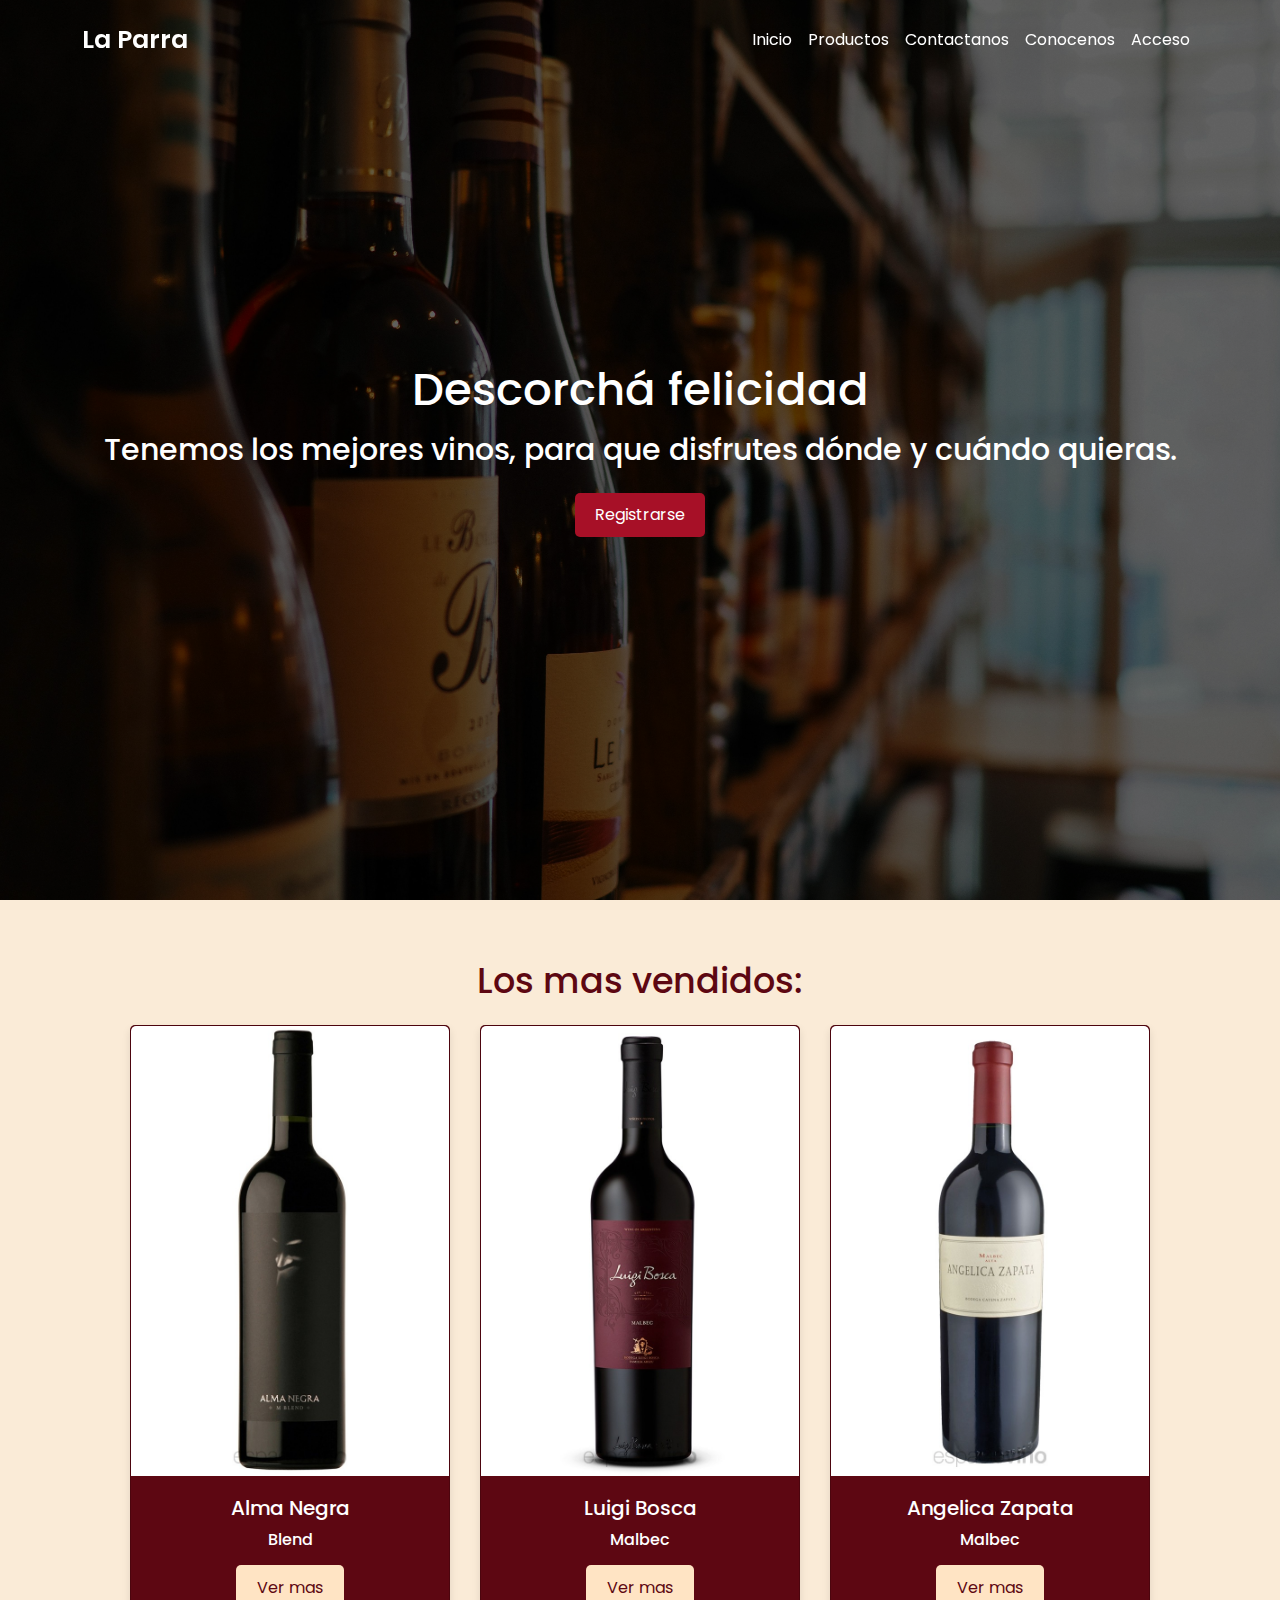
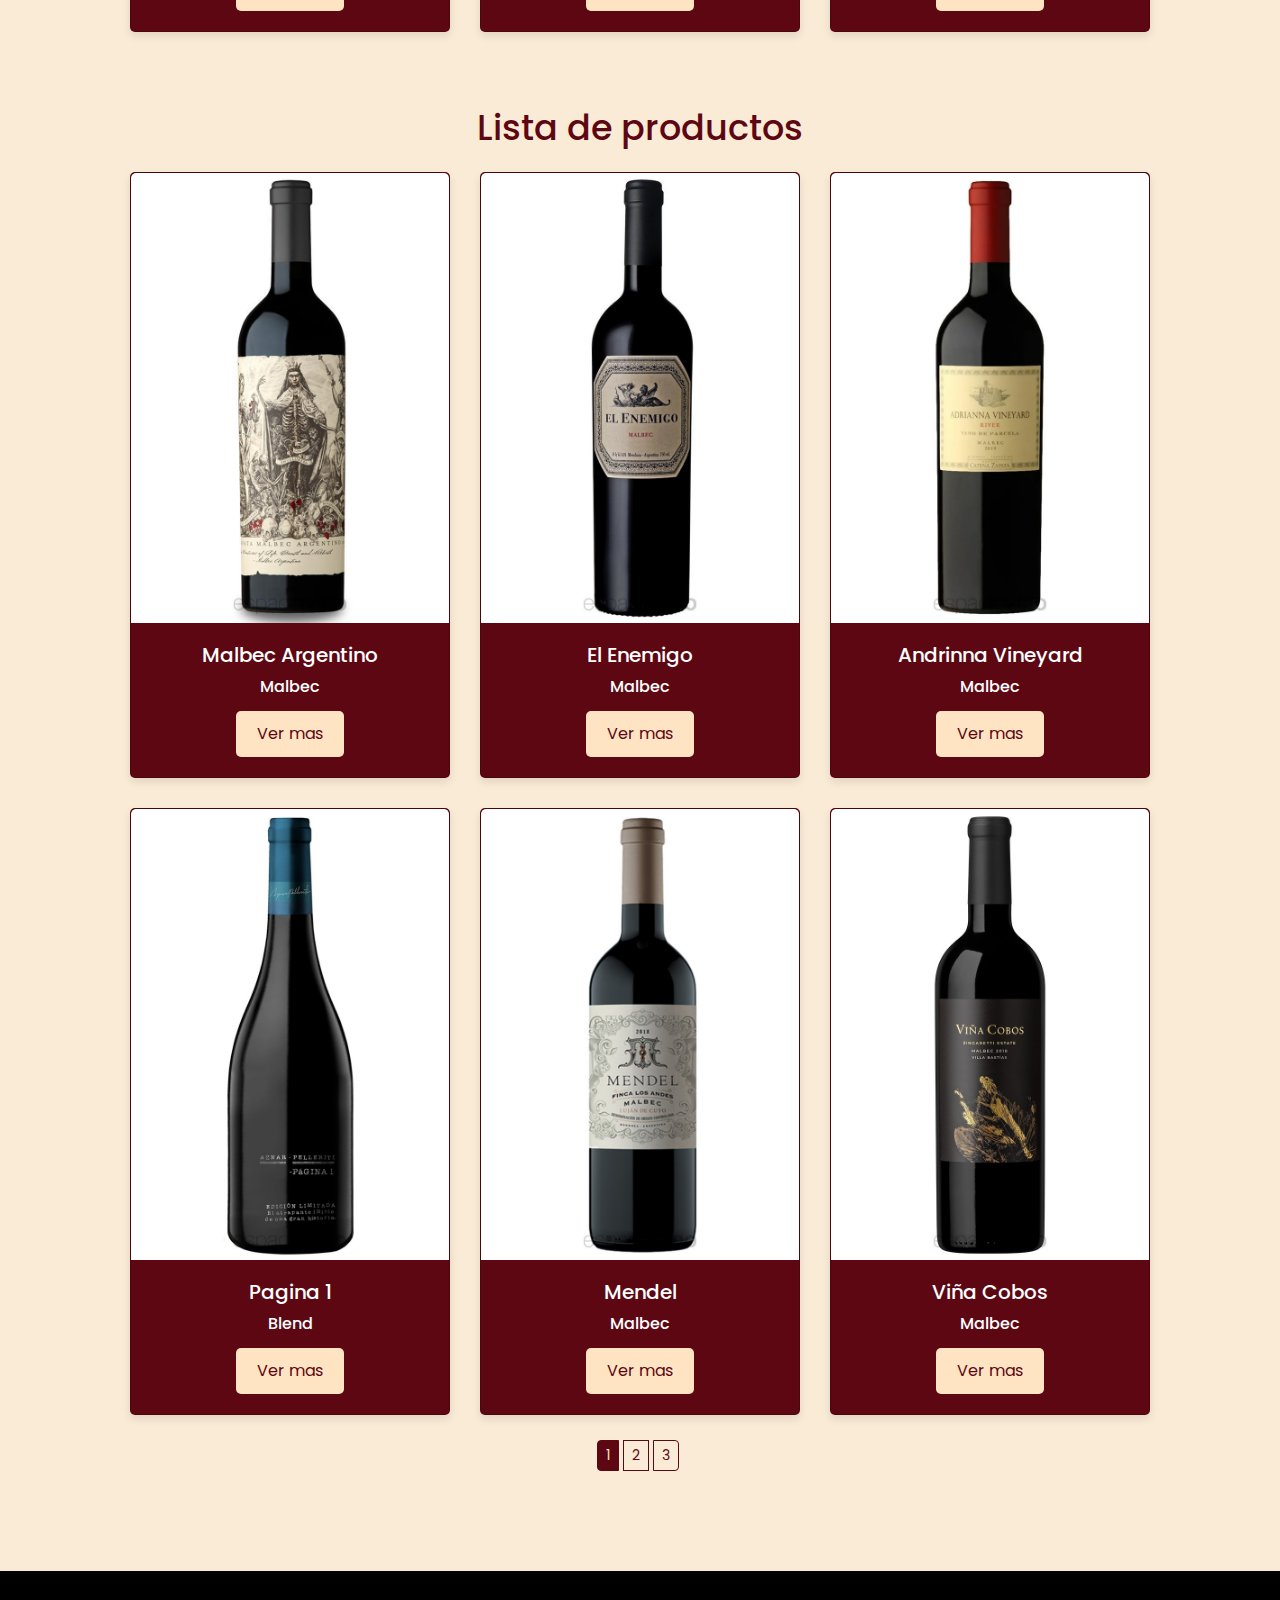
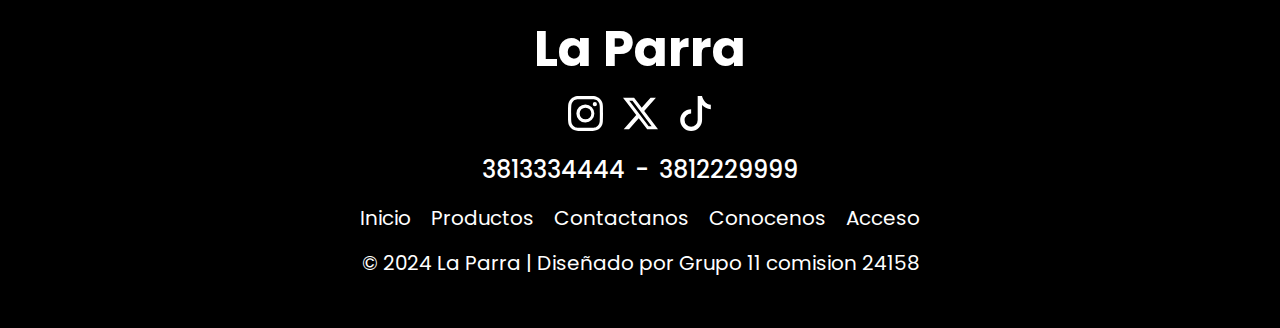
<file: index.html>
<!DOCTYPE html>
<html lang="en">

<head>
    <meta charset="UTF-8">
    <meta name="viewport" content="width=device-width, initial-scale=1.0">
    <link href="https://api.fontshare.com/v2/css?f[]=stardom@400&display=swap" rel="stylesheet">
    <link rel="icon" href="/assets/img/principal/favicon.ico" type="image/x-icon">
    <link rel="preconnect" href="https://fonts.googleapis.com">
    <link rel="preconnect" href="https://fonts.gstatic.com" crossorigin>
    <link href="https://fonts.googleapis.com/css2?family=Poppins:ital,wght@0,100;0,200;0,300;0,400;0,500;0,600;0,700;0,800;0,900;1,100;1,200;1,300;1,400;1,500;1,600;1,700;1,800;1,900&display=swap" rel="stylesheet">
    <link href="https://cdn.jsdelivr.net/npm/bootstrap@5.3.3/dist/css/bootstrap.min.css" rel="stylesheet" integrity="sha384-QWTKZyjpPEjISv5WaRU9OFeRpok6YctnYmDr5pNlyT2bRjXh0JMhjY6hW+ALEwIH" crossorigin="anonymous">
    <link rel="stylesheet" href="https://cdnjs.cloudflare.com/ajax/libs/font-awesome/5.15.4/css/all.min.css" integrity="sha512-xBKpOkg/WJb3s5w0mYYTO5nNwdm7rdLZcFF4nOdWUL+uV8YlIFV9G0tJdNc19g5UbXlBv7a1iMzU7eFvPwa84Q==" crossorigin="anonymous" referrerpolicy="no-referrer" />
    <link rel="stylesheet" href="https://unpkg.com/swiper/swiper-bundle.min.css">
    <title>La Parra | Tu vinoteca online</title>
    <link rel="stylesheet" href="./css/estilos.css">
</head>

<body>

    <header>
        <nav class="navbar fixed-top navbar-expand-lg navbar-dark p-md-3">
            <div class="container">
                <a href="#" class="navbar-brand">La Parra</a>
                <button type="button" class="navbar-toggler" data-bs-target="#navbarNav" data-bs-toggle="collapse" 
                aria-controls="navbarNav" aria-expanded="false" aria-label="Toggle Navbar">
                    <span class="navbar-toggler-icon"></span>
                </button>
                <div class="collapse navbar-collapse" id="navbarNav">
                    <div class="mx-auto"></div>
                    <ul class="navbar-nav">
                        <li class="nav-item"><a href="#" class="nav-link">Inicio</a></li>
                        <li class="nav-item"><a href="#productos" class="nav-link">Productos</a></li>
                        <li class="nav-item"><a href="/pages/error404.html" class="nav-link">Contactanos</a></li>
                        <li class="nav-item"><a href="/pages/error404.html" class="nav-link">Conocenos</a></li>
                        <li class="nav-item"><a href="/pages/login.html" class="nav-link">Acceso</a></li>
                    </ul>
                </div>
            </div>
        </nav>

        <div class="banner-image">
            <div class="content text-center">
                <div class="banner-overlay">
                    <div class="content-elements">
                        <div class="banner-text">
                            <h1>Descorchá felicidad</h1>
                            <h3>Tenemos los mejores vinos, para que disfrutes dónde y cuándo quieras.</h3>
                        </div>
                        <div class="banner-btn-sub">
                            <a href="/pages/registro.html" class="btn-sub">Registrarse</a>
                        </div>
                    </div>
                </div>
            </div>
        </div>
    </header>

    <main class="main">
        <section class="mas-vendidos" id="masVendidos">
            <div class="title-mas-vendidos">
                <h3>Los mas vendidos:</h3>
            </div>
            
            <div class="card-container">
                <div class="card">
                    <img src="/assets/img/principal/almaNegraBlen.jpeg" alt="Imagen 1" class="card-img">
                    <div class="card-content">
                        <h2 class="card-title">Alma Negra</h2>
                        <h3 class="card-subtitle">Blend</h3>
                        <a href="/pages/error404.html" class="btn">Ver mas</a>
                    </div>
                </div>
                <div class="card">
                    <img src="/assets/img/principal/luigiBoscaMalbec.jpeg" alt="Imagen 2" class="card-img">
                    <div class="card-content">
                        <h2 class="card-title">Luigi Bosca</h2>
                        <h3 class="card-subtitle">Malbec</h3>
                        <a href="/pages/error404.html" class="btn">Ver mas</a>
                    </div>
                </div>
                <div class="card">
                    <img src="/assets/img/principal/angelicaZapataMalbec.jpeg" alt="Imagen 3" class="card-img">
                    <div class="card-content">
                        <h2 class="card-title">Angelica Zapata</h2>
                        <h3 class="card-subtitle">Malbec</h3>
                        <a href="/pages/error404.html" class="btn">Ver mas</a>
                    </div>
                </div>
            </div> 
        </section>

        <section class="Productos-lista" id="productos">
            <div class="title-lista-vinos">
                <h3>Lista de productos</h3>
            </div>
            <div class="list-container">
                <div class="list-vinos">
                    <div class="card">
                        <img src="/assets/img/principal/malbecArg.jpeg" alt="Imagen 3" class="card-img">
                        <div class="card-content">
                            <h2 class="card-title">Malbec Argentino</h2>
                            <h3 class="card-subtitle">Malbec</h3>
                            <a href="/pages/error404.html" class="btn">Ver mas</a>
                        </div>
                    </div>

                    <div class="card">
                        <img src="/assets/img/principal/elEnemigoMalbec.jpeg" alt="Imagen 3" class="card-img">
                        <div class="card-content">
                            <h2 class="card-title">El Enemigo</h2>
                            <h3 class="card-subtitle">Malbec</h3>
                            <a href="/pages/error404.html" class="btn">Ver mas</a>
                        </div>
                    </div>

                    <div class="card">
                        <img src="/assets/img/principal/andrinna-vineyard.jpeg" alt="Imagen 3" class="card-img">
                        <div class="card-content">
                            <h2 class="card-title">Andrinna Vineyard</h2>
                            <h3 class="card-subtitle">Malbec</h3>
                            <a href="/pages/error404.html" class="btn">Ver mas</a>
                        </div>
                    </div>

                    <div class="card">
                        <img src="/assets/img/principal/pagina1-blen.jpeg" alt="Imagen 3" class="card-img">
                        <div class="card-content">
                            <h2 class="card-title">Pagina 1</h2>
                            <h3 class="card-subtitle">Blend</h3>
                            <a href="/pages/error404.html" class="btn">Ver mas</a>
                        </div>
                    </div>

                    <div class="card">
                        <img src="/assets/img/principal/mendel.jpeg" alt="Imagen 3" class="card-img">
                        <div class="card-content">
                            <h2 class="card-title">Mendel</h2>
                            <h3 class="card-subtitle">Malbec</h3>
                            <a href="/pages/error404.html" class="btn">Ver mas</a>
                        </div>
                    </div>

                    <div class="card">
                        <img src="/assets/img/principal/vinacobos.jpeg" alt="Imagen 3" class="card-img">
                        <div class="card-content">
                            <h2 class="card-title">Viña Cobos</h2>
                            <h3 class="card-subtitle">Malbec</h3>
                            <a href="/pages/error404.html" class="btn">Ver mas</a>
                        </div>
                    </div>
                </div>
                <nav aria-label="..." class="nav-pages">
                    <ul class="pagination pagination-sm">
                      <li class="page-item active" aria-current="page">
                        <span class="page-link">1</span>
                      </li>
                      <li class="page-item"><a class="page-link" href="/pages/error404.html">2</a></li>
                      <li class="page-item"><a class="page-link" href="/pages/error404.html">3</a></li>
                    </ul>
                  </nav>
            </div>
        </section>
        
    </main>

    <footer class="footer">
        <p>La Parra</p>
        <section class="redes-footer">
            <div class="constainer-redes">
                <a href="/pages/error404.html" class="redes">
                    <i class="bi bi-instagram">
                        <svg xmlns="http://www.w3.org/2000/svg" width="16" height="16" fill="currentColor" class="bi bi-instagram" viewBox="0 0 16 16">
                            <path d="M8 0C5.829 0 5.556.01 4.703.048 3.85.088 3.269.222 2.76.42a3.9 3.9 0 0 0-1.417.923A3.9 3.9 0 0 0 .42 2.76C.222 3.268.087 3.85.048 4.7.01 5.555 0 5.827 0 8.001c0 2.172.01 2.444.048 3.297.04.852.174 1.433.372 1.942.205.526.478.972.923 1.417.444.445.89.719 1.416.923.51.198 1.09.333 1.942.372C5.555 15.99 5.827 16 8 16s2.444-.01 3.298-.048c.851-.04 1.434-.174 1.943-.372a3.9 3.9 0 0 0 1.416-.923c.445-.445.718-.891.923-1.417.197-.509.332-1.09.372-1.942C15.99 10.445 16 10.173 16 8s-.01-2.445-.048-3.299c-.04-.851-.175-1.433-.372-1.941a3.9 3.9 0 0 0-.923-1.417A3.9 3.9 0 0 0 13.24.42c-.51-.198-1.092-.333-1.943-.372C10.443.01 10.172 0 7.998 0zm-.717 1.442h.718c2.136 0 2.389.007 3.232.046.78.035 1.204.166 1.486.275.373.145.64.319.92.599s.453.546.598.92c.11.281.24.705.275 1.485.039.843.047 1.096.047 3.231s-.008 2.389-.047 3.232c-.035.78-.166 1.203-.275 1.485a2.5 2.5 0 0 1-.599.919c-.28.28-.546.453-.92.598-.28.11-.704.24-1.485.276-.843.038-1.096.047-3.232.047s-2.39-.009-3.233-.047c-.78-.036-1.203-.166-1.485-.276a2.5 2.5 0 0 1-.92-.598 2.5 2.5 0 0 1-.6-.92c-.109-.281-.24-.705-.275-1.485-.038-.843-.046-1.096-.046-3.233s.008-2.388.046-3.231c.036-.78.166-1.204.276-1.486.145-.373.319-.64.599-.92s.546-.453.92-.598c.282-.11.705-.24 1.485-.276.738-.034 1.024-.044 2.515-.045zm4.988 1.328a.96.96 0 1 0 0 1.92.96.96 0 0 0 0-1.92m-4.27 1.122a4.109 4.109 0 1 0 0 8.217 4.109 4.109 0 0 0 0-8.217m0 1.441a2.667 2.667 0 1 1 0 5.334 2.667 2.667 0 0 1 0-5.334"/>
                        </svg>
                    </i>
                </a>
                <a href="/pages/error404.html" class="redes">
                    <i class="bi bi-twitter-x">
                        <svg xmlns="http://www.w3.org/2000/svg" width="16" height="16" fill="currentColor" class="bi bi-twitter-x" viewBox="0 0 16 16">
                            <path d="M12.6.75h2.454l-5.36 6.142L16 15.25h-4.937l-3.867-5.07-4.425 5.07H.316l5.733-6.57L0 .75h5.063l3.495 4.633L12.601.75Zm-.86 13.028h1.36L4.323 2.145H2.865z"/>
                        </svg>
                    </i>
                </a>
                <a href="/pages/error404.html" class="redes">
                    <i class="bi bi-tiktok">
                        <svg xmlns="http://www.w3.org/2000/svg" width="16" height="16" fill="currentColor" class="bi bi-tiktok" viewBox="0 0 16 16">
                            <path d="M9 0h1.98c.144.715.54 1.617 1.235 2.512C12.895 3.389 13.797 4 15 4v2c-1.753 0-3.07-.814-4-1.829V11a5 5 0 1 1-5-5v2a3 3 0 1 0 3 3z"/>
                        </svg>
                    </i>
                </a>
            </div>
        </section>
        <section class="telefonos-footer">
            <div class="container-telefonos">
               <h4>3813334444</h4>
               <h4 class="gion"> - </h4>
               <h4>3812229999</h4>
            </div>
        </section>
        <section class="links-footer">
            <div class="container-links">
                <a href="#" class="footer-link">Inicio</a>
                <a href="#productos" class="footer-link">Productos</a>
                <a href="/pages/error404.html" class="footer-link">Contactanos</a>
                <a href="/pages/error404.html" class="footer-link">Conocenos</a>
                <a href="/pages/login.html" class="footer-link">Acceso</a>
            </div>
        </section>
        <section class="footer-reservados">
            <div class="container-reservados">
                &copy; 2024 La Parra | Diseñado por Grupo 11 comision 24158
            </div>
        </section>
    </footer>

    <script src="https://unpkg.com/swiper/swiper-bundle.min.js"></script>    
    <script src="https://cdn.jsdelivr.net/npm/bootstrap@5.3.3/dist/js/bootstrap.bundle.min.js" integrity="sha384-YvpcrYf0tY3lHB60NNkmXc5s9fDVZLESaAA55NDzOxhy9GkcIdslK1eN7N6jIeHz" crossorigin="anonymous"></script>
    <script src="/js/principal.js"></script>
</body>

</html>
</file>
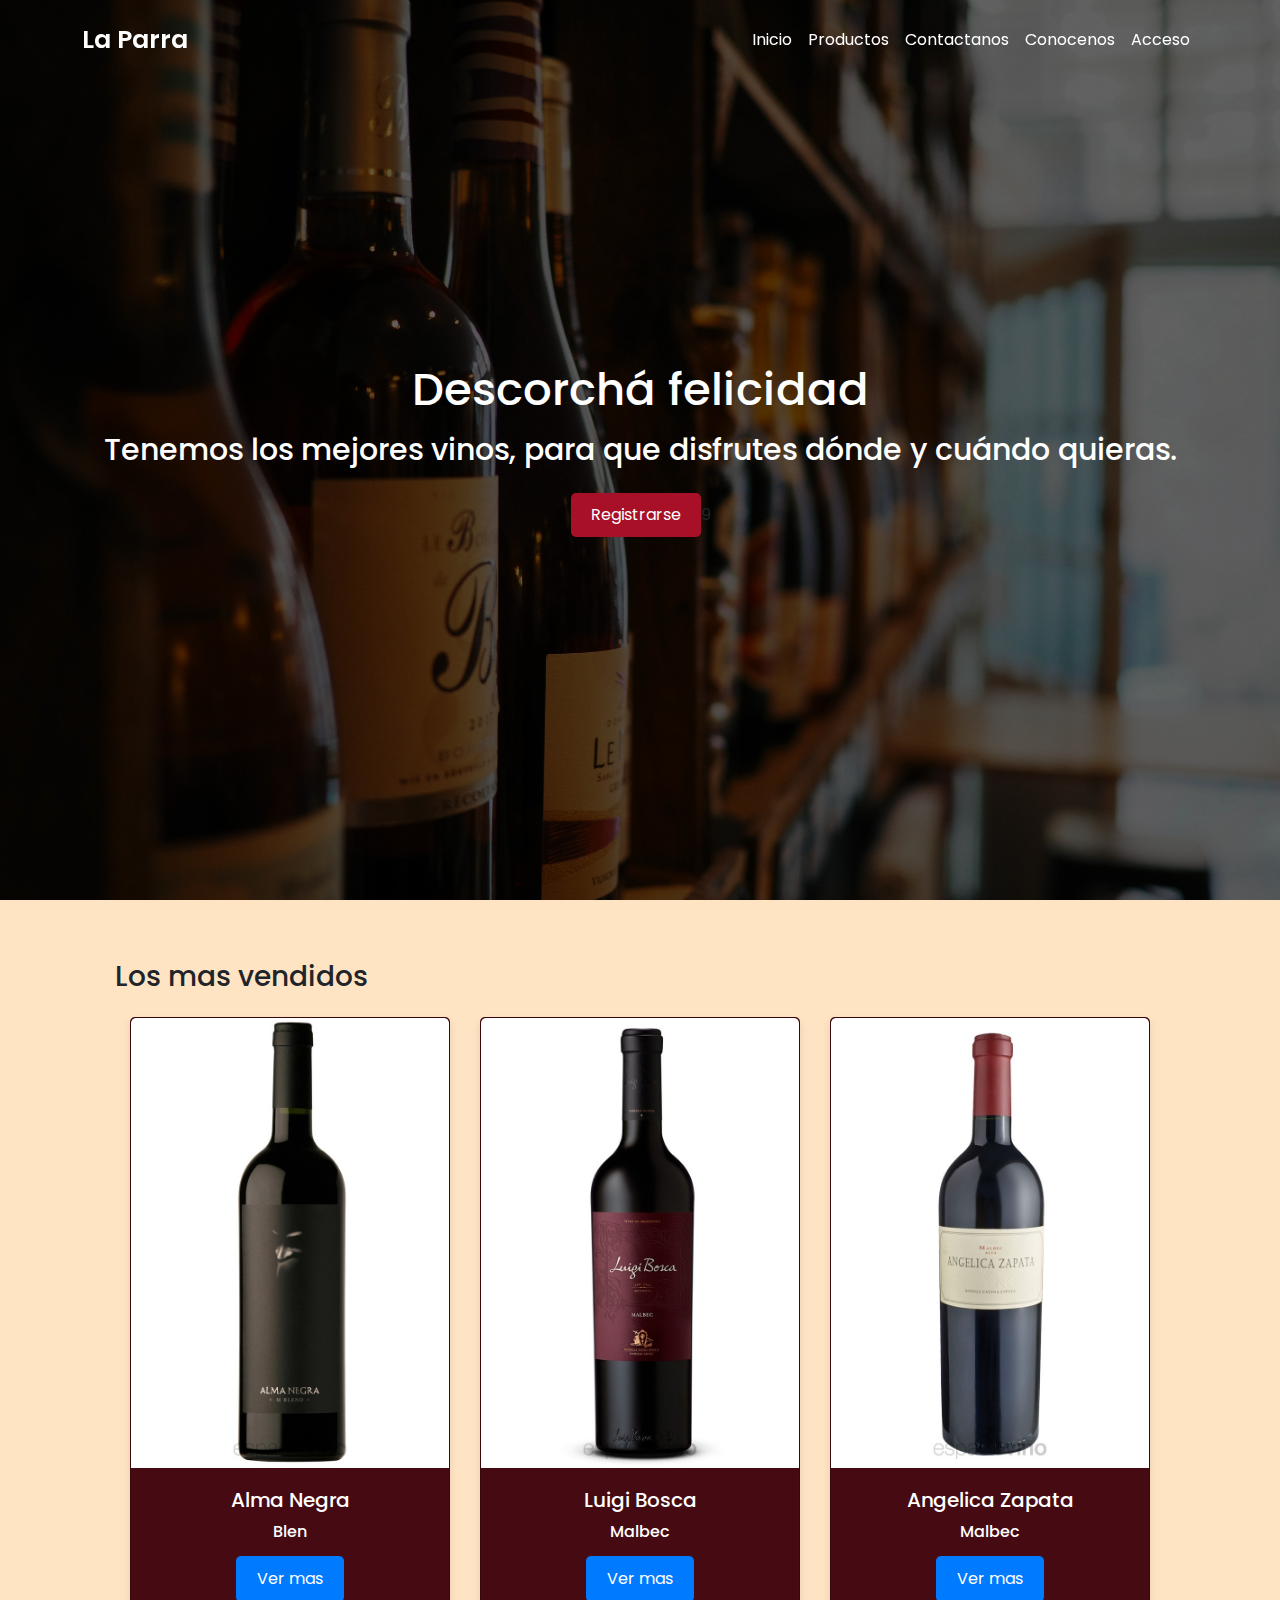
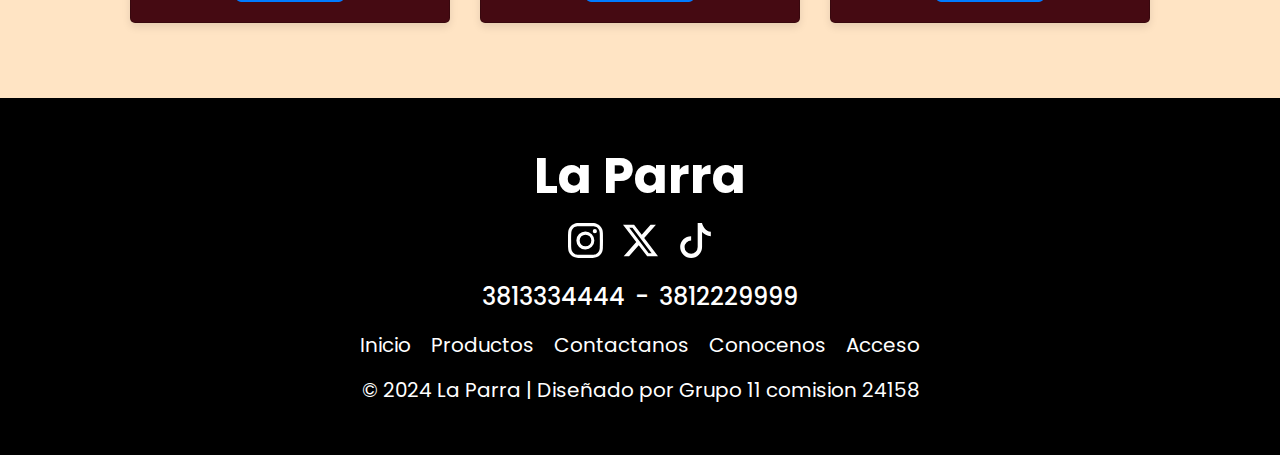
<file: LaParra_CAC/index.html>
<!DOCTYPE html>
<html lang="en">

<head>
    <meta charset="UTF-8">
    <meta name="viewport" content="width=device-width, initial-scale=1.0">
    <link href="https://api.fontshare.com/v2/css?f[]=stardom@400&display=swap" rel="stylesheet">
    <link rel="preconnect" href="https://fonts.googleapis.com">
    <link rel="preconnect" href="https://fonts.gstatic.com" crossorigin>
    <link
        href="https://fonts.googleapis.com/css2?family=Poppins:ital,wght@0,100;0,200;0,300;0,400;0,500;0,600;0,700;0,800;0,900;1,100;1,200;1,300;1,400;1,500;1,600;1,700;1,800;1,900&display=swap"
        rel="stylesheet">
    <link href="https://cdn.jsdelivr.net/npm/bootstrap@5.3.3/dist/css/bootstrap.min.css" rel="stylesheet"
        integrity="sha384-QWTKZyjpPEjISv5WaRU9OFeRpok6YctnYmDr5pNlyT2bRjXh0JMhjY6hW+ALEwIH" crossorigin="anonymous">
    <link rel="stylesheet" href="https://cdnjs.cloudflare.com/ajax/libs/font-awesome/5.15.4/css/all.min.css"
        integrity="sha512-xBKpOkg/WJb3s5w0mYYTO5nNwdm7rdLZcFF4nOdWUL+uV8YlIFV9G0tJdNc19g5UbXlBv7a1iMzU7eFvPwa84Q=="
        crossorigin="anonymous" referrerpolicy="no-referrer" />
    <link rel="stylesheet" href="https://unpkg.com/swiper/swiper-bundle.min.css">
    <title>La Parra | Tu vinoteca online</title>
    <link rel="stylesheet" href="./css/estilos.css">
</head>

<body>

    <header>
        <nav class="navbar fixed-top navbar-expand-lg navbar-dark p-md-3">
            <div class="container">
                <a href="#" class="navbar-brand">La Parra</a>
                <button type="button" class="navbar-toggler" data-bs-target="#navbarNav" data-bs-toggle="collapse"
                    aria-controls="navbarNav" aria-expanded="false" aria-label="Toggle Navbar">
                    <span class="navbar-toggler-icon"></span>
                </button>
                <div class="collapse navbar-collapse" id="navbarNav">
                    <div class="mx-auto"></div>
                    <ul class="navbar-nav">
                        <li class="nav-item"><a href="#" class="nav-link">Inicio</a></li>
                        <li class="nav-item"><a href="" class="nav-link">Productos</a></li>
                        <li class="nav-item"><a href="" class="nav-link">Contactanos</a></li>
                        <li class="nav-item"><a href="" class="nav-link">Conocenos</a></li>
                        <li class="nav-item"><a href="/pages/registro.html" class="nav-link">Acceso</a></li>
                    </ul>
                </div>
            </div>
        </nav>

        <div class="banner-image">
            <div class="content text-center">
                <div class="banner-overlay">
                    <div class="content-elements">
                        <div class="banner-text">
                            <h1>Descorchá felicidad</h1>
                            <h3>Tenemos los mejores vinos, para que disfrutes dónde y cuándo quieras.</h3>
                        </div>
                        <div class="banner-btn-sub">
                            <a href="/pages/registro.html" class="btn-sub">Registrarse</a>9
                        </div>
                    </div>
                </div>
            </div>
        </div>
    </header>

    <main class="main">
        <section class="mas-vendidos" id="masVendidos">
            <div class="title-mas-vendidos">
                <h3>Los mas vendidos</h3>
            </div>

            <div class="card-container">
                <div class="card">
                    <img src="/assets/img/principal/almaNegraBlen.jpeg" alt="Imagen 1" class="card-img">
                    <div class="card-content">
                        <h2 class="card-title">Alma Negra</h2>
                        <h3 class="card-subtitle">Blen</h3>
                        <a href="/pages/error404.html" class="btn">Ver mas</a>
                    </div>
                </div>
                <div class="card">
                    <img src="/assets/img/principal/luigiBoscaMalbec.jpeg" alt="Imagen 2" class="card-img">
                    <div class="card-content">
                        <h2 class="card-title">Luigi Bosca</h2>
                        <h3 class="card-subtitle">Malbec</h3>
                        <a href="/pages/error404.html" class="btn">Ver mas</a>
                    </div>
                </div>
                <div class="card">
                    <img src="/assets/img/principal/angelicaZapataMalbec.jpeg" alt="Imagen 3" class="card-img">
                    <div class="card-content">
                        <h2 class="card-title">Angelica Zapata</h2>
                        <h3 class="card-subtitle">Malbec</h3>
                        <a href="/pages/error404.html" class="btn">Ver mas</a>
                    </div>
                </div>
            </div>

        </section>
    </main>

    <footer class="footer">
        <p>La Parra</p>
        <section class="redes-footer">
            <div class="constainer-redes">
                <a href="/pages/error404.html" class="redes">
                    <i class="bi bi-instagram">
                        <svg xmlns="http://www.w3.org/2000/svg" width="16" height="16" fill="currentColor"
                            class="bi bi-instagram" viewBox="0 0 16 16">
                            <path
                                d="M8 0C5.829 0 5.556.01 4.703.048 3.85.088 3.269.222 2.76.42a3.9 3.9 0 0 0-1.417.923A3.9 3.9 0 0 0 .42 2.76C.222 3.268.087 3.85.048 4.7.01 5.555 0 5.827 0 8.001c0 2.172.01 2.444.048 3.297.04.852.174 1.433.372 1.942.205.526.478.972.923 1.417.444.445.89.719 1.416.923.51.198 1.09.333 1.942.372C5.555 15.99 5.827 16 8 16s2.444-.01 3.298-.048c.851-.04 1.434-.174 1.943-.372a3.9 3.9 0 0 0 1.416-.923c.445-.445.718-.891.923-1.417.197-.509.332-1.09.372-1.942C15.99 10.445 16 10.173 16 8s-.01-2.445-.048-3.299c-.04-.851-.175-1.433-.372-1.941a3.9 3.9 0 0 0-.923-1.417A3.9 3.9 0 0 0 13.24.42c-.51-.198-1.092-.333-1.943-.372C10.443.01 10.172 0 7.998 0zm-.717 1.442h.718c2.136 0 2.389.007 3.232.046.78.035 1.204.166 1.486.275.373.145.64.319.92.599s.453.546.598.92c.11.281.24.705.275 1.485.039.843.047 1.096.047 3.231s-.008 2.389-.047 3.232c-.035.78-.166 1.203-.275 1.485a2.5 2.5 0 0 1-.599.919c-.28.28-.546.453-.92.598-.28.11-.704.24-1.485.276-.843.038-1.096.047-3.232.047s-2.39-.009-3.233-.047c-.78-.036-1.203-.166-1.485-.276a2.5 2.5 0 0 1-.92-.598 2.5 2.5 0 0 1-.6-.92c-.109-.281-.24-.705-.275-1.485-.038-.843-.046-1.096-.046-3.233s.008-2.388.046-3.231c.036-.78.166-1.204.276-1.486.145-.373.319-.64.599-.92s.546-.453.92-.598c.282-.11.705-.24 1.485-.276.738-.034 1.024-.044 2.515-.045zm4.988 1.328a.96.96 0 1 0 0 1.92.96.96 0 0 0 0-1.92m-4.27 1.122a4.109 4.109 0 1 0 0 8.217 4.109 4.109 0 0 0 0-8.217m0 1.441a2.667 2.667 0 1 1 0 5.334 2.667 2.667 0 0 1 0-5.334" />
                        </svg>
                    </i>
                </a>
                <a href="/pages/error404.html" class="redes">
                    <i class="bi bi-twitter-x">
                        <svg xmlns="http://www.w3.org/2000/svg" width="16" height="16" fill="currentColor"
                            class="bi bi-twitter-x" viewBox="0 0 16 16">
                            <path
                                d="M12.6.75h2.454l-5.36 6.142L16 15.25h-4.937l-3.867-5.07-4.425 5.07H.316l5.733-6.57L0 .75h5.063l3.495 4.633L12.601.75Zm-.86 13.028h1.36L4.323 2.145H2.865z" />
                        </svg>
                    </i>
                </a>
                <a href="/pages/error404.html" class="redes">
                    <i class="bi bi-tiktok">
                        <svg xmlns="http://www.w3.org/2000/svg" width="16" height="16" fill="currentColor"
                            class="bi bi-tiktok" viewBox="0 0 16 16">
                            <path
                                d="M9 0h1.98c.144.715.54 1.617 1.235 2.512C12.895 3.389 13.797 4 15 4v2c-1.753 0-3.07-.814-4-1.829V11a5 5 0 1 1-5-5v2a3 3 0 1 0 3 3z" />
                        </svg>
                    </i>
                </a>
            </div>
        </section>
        <section class="telefonos-footer">
            <div class="container-telefonos">
                <h4>3813334444</h4>
                <h4 class="gion"> - </h4>
                <h4>3812229999</h4>
            </div>
        </section>
        <section class="links-footer">
            <div class="container-links">
                <a href="#" class="footer-link">Inicio</a>
                <a href="#" class="footer-link">Productos</a>
                <a href="#" class="footer-link">Contactanos</a>
                <a href="#" class="footer-link">Conocenos</a>
                <a href="/pages/registro.html" class="footer-link">Acceso</a>
            </div>
        </section>
        <section class="footer-reservados">
            <div class="container-reservados">
                &copy; 2024 La Parra | Diseñado por Grupo 11 comision 24158
            </div>
        </section>
    </footer>

    <script src="https://unpkg.com/swiper/swiper-bundle.min.js"></script>
    <script src="https://cdn.jsdelivr.net/npm/bootstrap@5.3.3/dist/js/bootstrap.bundle.min.js"
        integrity="sha384-YvpcrYf0tY3lHB60NNkmXc5s9fDVZLESaAA55NDzOxhy9GkcIdslK1eN7N6jIeHz"
        crossorigin="anonymous"></script>
    <script src="/js/principal.js"></script>
</body>

</html>
</file>
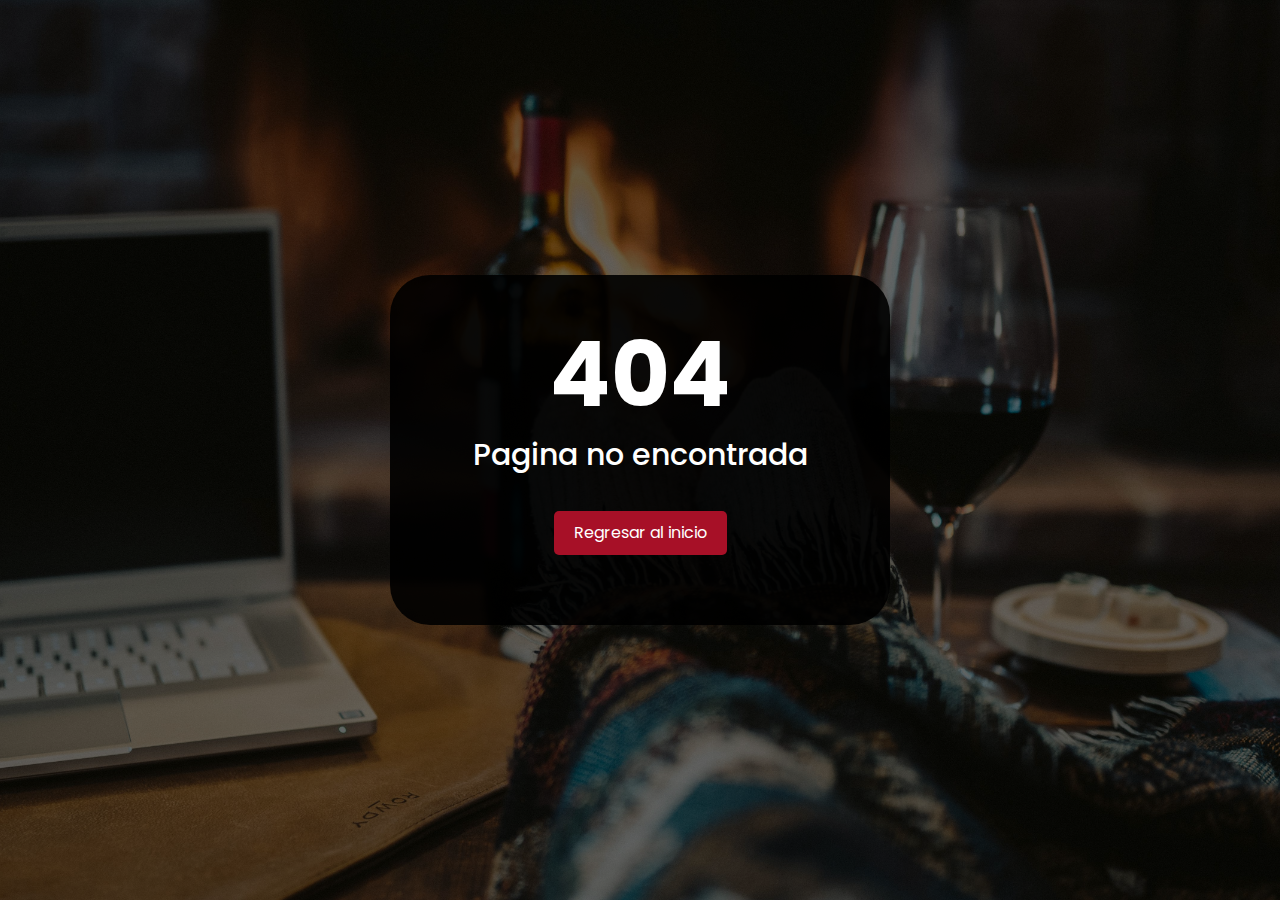
<file: pages/error404.html>
<!DOCTYPE html>
<html lang="en">
<head>
    <meta charset="UTF-8">
    <meta name="viewport" content="width=device-width, initial-scale=1.0">
    <link href="https://api.fontshare.com/v2/css?f[]=stardom@400&display=swap" rel="stylesheet">
    <link rel="icon" href="/assets/img/principal/favicon.ico" type="image/x-icon">
    <link rel="preconnect" href="https://fonts.googleapis.com">
    <link rel="preconnect" href="https://fonts.gstatic.com" crossorigin>
    <link href="https://fonts.googleapis.com/css2?family=Poppins:ital,wght@0,100;0,200;0,300;0,400;0,500;0,600;0,700;0,800;0,900;1,100;1,200;1,300;1,400;1,500;1,600;1,700;1,800;1,900&display=swap" rel="stylesheet">
    <link href="https://cdn.jsdelivr.net/npm/bootstrap@5.3.3/dist/css/bootstrap.min.css" rel="stylesheet" integrity="sha384-QWTKZyjpPEjISv5WaRU9OFeRpok6YctnYmDr5pNlyT2bRjXh0JMhjY6hW+ALEwIH" crossorigin="anonymous">
    <link rel="stylesheet" href="https://cdnjs.cloudflare.com/ajax/libs/font-awesome/5.15.4/css/all.min.css" integrity="sha512-xBKpOkg/WJb3s5w0mYYTO5nNwdm7rdLZcFF4nOdWUL+uV8YlIFV9G0tJdNc19g5UbXlBv7a1iMzU7eFvPwa84Q==" crossorigin="anonymous" referrerpolicy="no-referrer" />
    <title>La Parra | Tu vinoteca online</title>
    <link rel="stylesheet" href="/css/error404.css">
</head>
<body>
    
    <main class="main">
        <section class="banner">
            <div class="banner-image">
                <div class="banner-overlay">
                    <div class="container-error">
                        <div class="text-error">
                            <h2>404</h2>
                            <h4>Pagina no encontrada</h4>
                        </div>
                        <div class="button-error">
                            <a href="/index.html" class="btn-error">Regresar al inicio</a>
                        </div>
                    </div>
                </div>
            </div>
        </section>
    </main>

    <script src="https://cdn.jsdelivr.net/npm/bootstrap@5.3.3/dist/js/bootstrap.bundle.min.js" integrity="sha384-YvpcrYf0tY3lHB60NNkmXc5s9fDVZLESaAA55NDzOxhy9GkcIdslK1eN7N6jIeHz" crossorigin="anonymous"></script>
</body>
</html>
</file>
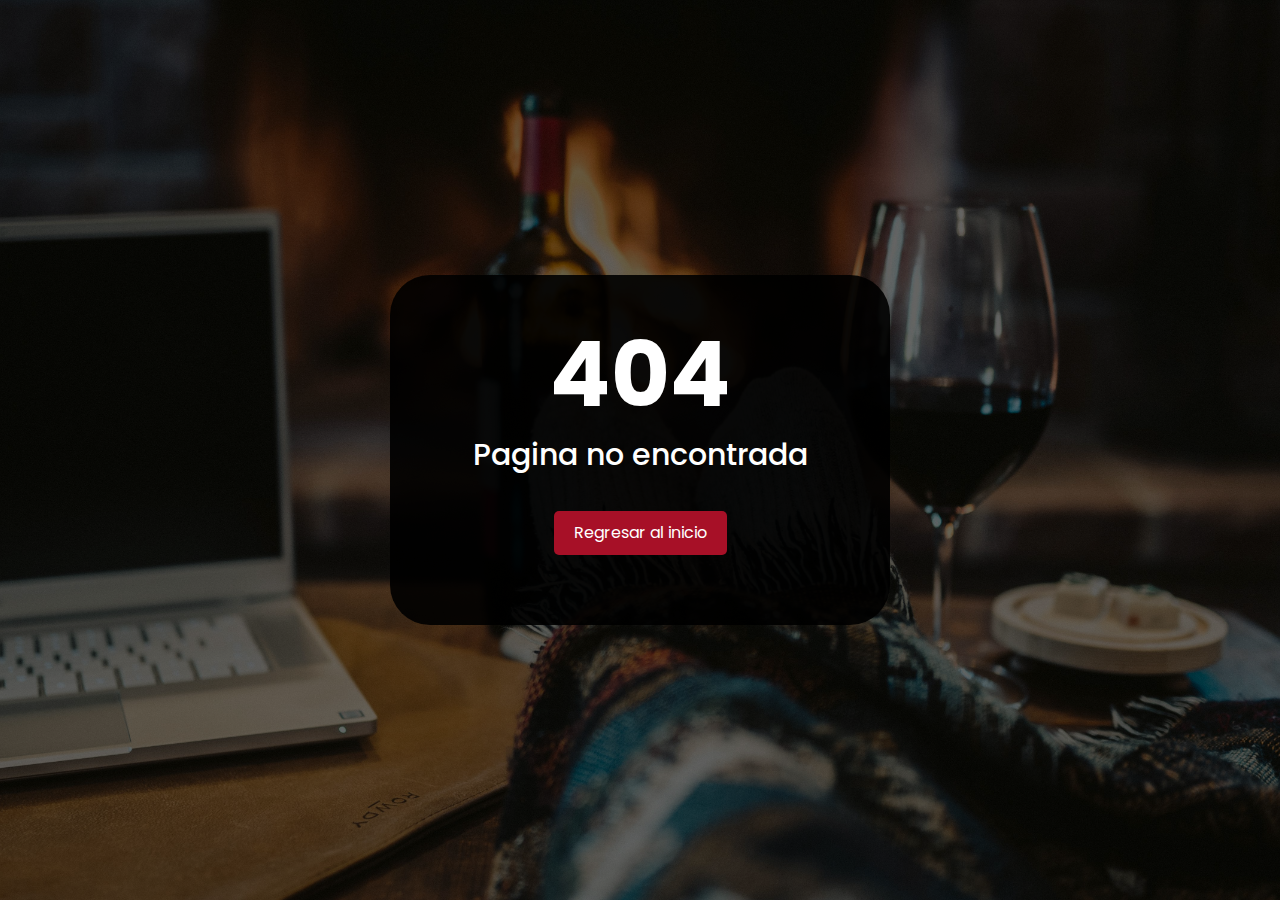
<file: LaParra_CAC/pages/error404.html>
<!DOCTYPE html>
<html lang="en">
<head>
    <meta charset="UTF-8">
    <meta name="viewport" content="width=device-width, initial-scale=1.0">
    <link href="https://api.fontshare.com/v2/css?f[]=stardom@400&display=swap" rel="stylesheet">
    <link rel="preconnect" href="https://fonts.googleapis.com">
    <link rel="preconnect" href="https://fonts.gstatic.com" crossorigin>
    <link href="https://fonts.googleapis.com/css2?family=Poppins:ital,wght@0,100;0,200;0,300;0,400;0,500;0,600;0,700;0,800;0,900;1,100;1,200;1,300;1,400;1,500;1,600;1,700;1,800;1,900&display=swap" rel="stylesheet">
    <link href="https://cdn.jsdelivr.net/npm/bootstrap@5.3.3/dist/css/bootstrap.min.css" rel="stylesheet" integrity="sha384-QWTKZyjpPEjISv5WaRU9OFeRpok6YctnYmDr5pNlyT2bRjXh0JMhjY6hW+ALEwIH" crossorigin="anonymous">
    <link rel="stylesheet" href="https://cdnjs.cloudflare.com/ajax/libs/font-awesome/5.15.4/css/all.min.css" integrity="sha512-xBKpOkg/WJb3s5w0mYYTO5nNwdm7rdLZcFF4nOdWUL+uV8YlIFV9G0tJdNc19g5UbXlBv7a1iMzU7eFvPwa84Q==" crossorigin="anonymous" referrerpolicy="no-referrer" />
    <title>La Parra | Tu vinoteca online</title>
    <link rel="stylesheet" href="/css/error404.css">
</head>
<body>
    
    <main class="main">
        <section class="banner">
            <div class="banner-image">
                <div class="banner-overlay">
                    <div class="container-error">
                        <div class="text-error">
                            <h2>404</h2>
                            <h4>Pagina no encontrada</h4>
                        </div>
                        <div class="button-error">
                            <a href="/index.html" class="btn-error">Regresar al inicio</a>
                        </div>
                    </div>
                </div>
            </div>
        </section>
    </main>

    <script src="https://cdn.jsdelivr.net/npm/bootstrap@5.3.3/dist/js/bootstrap.bundle.min.js" integrity="sha384-YvpcrYf0tY3lHB60NNkmXc5s9fDVZLESaAA55NDzOxhy9GkcIdslK1eN7N6jIeHz" crossorigin="anonymous"></script>
</body>
</html>
</file>
<file: css/estilos.css>
*{
    margin: 0;
    padding: 0;
    font-family: "Poppins", sans-serif;
    box-sizing: border-box;
}
/*<----------------- NAVBAR Y BANNER ----------------->*/
.navbar{
    display: flex;
    align-items: center;
}
.collapse{
    display: flex;
    align-items: center;
}
.nav-link{
    color: #fff;
    transition: 0.3s;
}
.nav-link:hover{
    color: rgb(255, 185, 100);
}
.banner-image{
    background-image: url("/assets/img/principal/pexels-kxrz-2664149.jpg");
    background-size: cover;
    background-position: center;
    width: 100%;
    height: 100vh;
    position: relative;
}
.banner-overlay{
    width: 100%;
    height: 100%;
    position: absolute;
    background-color: rgba(0, 0 , 0 , 0.6);
    display: flex;
    align-items: center;
    justify-content: center;
    flex-direction: column;
}
.banner-text{
    text-align: center;
}
.banner-text h1{
    color: #fff;
    font-size: 45px;
    padding-left: 20px;
    padding-right: 20px;
    margin-bottom: 15px;
}
.banner-text h3{
    color: #fff;
    font-size: 30px;
    text-align: unset;
    padding-left: 20px;
    padding-right: 20px;
    margin-bottom: 15px;
}
.banner-btn-sub {
    text-align: center;
    padding-top: 10px;
}
.btn-sub {
    display: inline-block;
    padding: 10px 20px;
    background-color: #a71027;
    color: white;
    text-decoration: none;
    border-radius: 5px;
    transition: background-color 0.3s ease;
}
.btn-sub:hover {
    background-color: #7d212e;
}
.navBar-fondo{
    background-color: #5e2129;
}
.navbar-brand{
    font-size: 25px;
    font-weight: 600;
}
/*<----------------- MAIN ----------------->*/
.main{
    height: auto;
    padding: 60px;
    display: flex;
    align-items: center;
    justify-content: center;
    flex-direction: column;
    background-color:antiquewhite;
}
.mas-vendidos{
    margin-bottom: 30px;
}
.card-container {
    display: flex;
    align-items: center;
    justify-content: space-around;
}
@media (max-width: 767px) {
    .card-container {
        display: flex;
        align-items: center;
        justify-content: space-around;
        flex-direction: column;
    }
    .mx-auto{
        display: none;
    }
}
.card {
    width: 320px;
    border-radius: 5px;
    overflow: hidden;
    box-shadow: 0 4px 8px rgba(0, 0, 0, 0.1);
    background-color: #5d0712;
    margin: 15px;
    display: flex;
    align-items: center;
    justify-content: center;
    flex-direction: column;
    text-align: center;
    color: #fff;
}
.card-img {
    width: 100%;
    height: auto;
    border-radius: 5px 5px 0 0;
}
.card-content {
    padding: 20px;
}
.card-title {
    margin: 0 0 10px;
    font-size: 20px;
}
.card-subtitle {
    margin: 0 0 15px;
    font-size: 16px;
    color: #fff;
}
.btn {
    display: inline-block;
    padding: 10px 20px;
    background-color: bisque;
    color: #5d0712;
    text-decoration: none;
    border-radius: 5px;
    transition: background-color 0.3s ease;
}
.btn:hover {
    background-color: rgb(255, 185, 100);
    color: #5d0712;
}
.title-mas-vendidos h3, .title-lista-vinos h3{
    text-align: center;
    font-size: 35px;
    color: #5d0712;
}

.Productos-lista{
    margin-top: 30px;
    margin-bottom: 30px;
}
.nav-pages{
    width: 100%;
    display: flex;
    align-items: center;
    justify-content: center;
}
nav {
    padding: 10px;
}  
ul.pagination {
    list-style-type: none;
    margin: 0;
    padding: 0;
}  
ul.pagination li.page-item {
    display: inline-block;
    margin-right: 5px;
}  
ul.pagination li.page-item.active .page-link {
    background-color: #5d0712;
    color: bisque;
    border-color: #5d0712;
}  
ul.pagination li.page-item:not(.active) .page-link {
    color: #5d0712;
    border-color: #5d0712;
    background-color: antiquewhite;
    transition: 0.3s;
}  
ul.pagination li.page-item:not(.active) .page-link:hover {
    background-color: bisque;
}
.list-vinos{
    display: flex;
    align-items: center;
    justify-content: center;
    flex-wrap: wrap;
}
/*<----------------- FOOTER ----------------->*/
.footer{
    display: flex;
    align-items: center;
    justify-content: center;
    flex-direction: column;
    height: auto;
    width: 100%;
    background-color: black;
    color: #fff;
    padding-left: 20px;
    padding-right: 20px;
    padding-bottom: 50px;
    padding-top: 40px;

}
.footer p{
    font-size: 50px;
    font-weight: bold;
    color: #fff;
    margin-bottom: 10px;
}
.constainer-redes{
    display: flex;
    align-items: center;
    justify-content: space-around;
    padding: 0;
    margin-bottom: 25px;
}
.constainer-redes a{
    margin-left: 10px;
    margin-right: 10px;
    display: flex;
    align-items: center;
    justify-content: center;
}
.bi{
    height: 35px;
    width: 35px;
    color: #fff;
    transition: 0.3s;
}
.bi:hover{
    color: #a71027;
}
.container-telefonos{
    display: flex;
    align-items: center;
    padding: 0;
    margin-bottom: 10px;
}
.container-telefonos h4{
    margin-left: 5px;
    margin-right: 5px;
}
.container-links{
    display: flex;
    align-items: center;
    justify-content: space-around;
    margin-bottom: 15px;
}
.container-links a{
    text-decoration: none;
    font-size: 20px;
    color: #fff;
    margin-left: 10px;
    margin-right: 10px;
    transition: 0.2s;
}
.container-links a:hover{
    color:#a71027
}
.container-reservados{
    text-align: center;
    font-size: 20px;
}
@media (max-width: 767px) {
    .container-links{
        flex-direction: column;
    }
    .gion{
        display: none;
    }
    .container-telefonos{
        flex-direction: column;
    }
    .container-reservados{
        margin-bottom: 20px;
    }
}
</file>
<file: LaParra_CAC/css/estilos.css>
*{
    margin: 0;
    padding: 0;
    font-family: "Poppins", sans-serif;
    box-sizing: border-box;
}
/*<----------------- NAVBAR Y BANNER ----------------->*/
.navbar{
    display: flex;
    align-items: center;
}
.collapse{
    display: flex;
    align-items: center;
}
.nav-link{
    color: #fff;
    transition: 0.3s;
}
.nav-link:hover{
    color: #d2d2d2;
}
.banner-image{
    background-image: url("/assets/img/principal/pexels-kxrz-2664149.jpg");
    background-size: cover;
    background-position: center;
    width: 100%;
    height: 100vh;
    position: relative;
}
.banner-overlay{
    width: 100%;
    height: 100%;
    position: absolute;
    background-color: rgba(0, 0 , 0 , 0.6);
    display: flex;
    align-items: center;
    justify-content: center;
    flex-direction: column;
}
.banner-text{
    text-align: center;
}
.banner-text h1{
    color: #fff;
    font-size: 45px;
    padding-left: 20px;
    padding-right: 20px;
    margin-bottom: 15px;
}
.banner-text h3{
    color: #fff;
    font-size: 30px;
    text-align: unset;
    padding-left: 20px;
    padding-right: 20px;
    margin-bottom: 15px;
}
.banner-btn-sub {
    text-align: center;
    padding-top: 10px;
}
.btn-sub {
    display: inline-block;
    padding: 10px 20px;
    background-color: #a71027;
    color: white;
    text-decoration: none;
    border-radius: 5px;
    transition: background-color 0.3s ease;
}
.btn-sub:hover {
    background-color: #7d212e;
}
.navBar-fondo{
    background-color: #5e2129;
}
.navbar-brand{
    font-size: 25px;
    font-weight: 600;
}

/*<----------------- FOOTER ----------------->*/
.footer{
    display: flex;
    align-items: center;
    justify-content: center;
    flex-direction: column;
    height: auto;
    width: 100%;
    background-color: black;
    color: #fff;
    padding-left: 20px;
    padding-right: 20px;
    padding-bottom: 50px;
    padding-top: 40px;

}
.footer p{
    font-size: 50px;
    font-weight: bold;
    color: #fff;
    margin-bottom: 10px;
}
.constainer-redes{
    display: flex;
    align-items: center;
    justify-content: space-around;
    padding: 0;
    margin-bottom: 25px;
}
.constainer-redes a{
    margin-left: 10px;
    margin-right: 10px;
    display: flex;
    align-items: center;
    justify-content: center;
}
.bi{
    height: 35px;
    width: 35px;
    color: #fff;
    transition: 0.3s;
}
.bi:hover{
    color: #a71027;
}
.container-telefonos{
    display: flex;
    align-items: center;
    padding: 0;
    margin-bottom: 10px;
}
.container-telefonos h4{
    margin-left: 5px;
    margin-right: 5px;
}
.container-links{
    display: flex;
    align-items: center;
    justify-content: space-around;
    margin-bottom: 15px;
}
.container-links a{
    text-decoration: none;
    font-size: 20px;
    color: #fff;
    margin-left: 10px;
    margin-right: 10px;
    transition: 0.2s;
}
.container-links a:hover{
    color:#a71027
}
.container-reservados{
    text-align: center;
    font-size: 20px;
}
@media (max-width: 767px) {
    .container-links{
        flex-direction: column;
    }
    .gion{
        display: none;
    }
    .container-telefonos{
        flex-direction: column;
    }
    .container-reservados{
        margin-bottom: 20px;
    }
}


.main{
    height: auto;
    padding: 60px;
    display: flex;
    align-items: center;
    justify-content: center;
    flex-direction: column;
    background-color: bisque;
}
.card-container {
    display: flex;
    align-items: center;
    justify-content: space-around;
}
@media (max-width: 767px) {
    .card-container {
        display: flex;
        align-items: center;
        justify-content: space-around;
        flex-direction: column;
    }
}
.card {
    width: 320px;
    border-radius: 5px;
    overflow: hidden;
    box-shadow: 0 4px 8px rgba(0, 0, 0, 0.1);
    background-color: #450a12;
    margin: 15px;
    display: flex;
    align-items: center;
    justify-content: center;
    flex-direction: column;
    text-align: center;
    color: #fff;
}
.card-img {
    width: 100%;
    height: auto;
    border-radius: 5px 5px 0 0;
}
.card-content {
    padding: 20px;
}
.card-title {
    margin: 0 0 10px;
    font-size: 20px;
}
.card-subtitle {
    margin: 0 0 15px;
    font-size: 16px;
    color: #fff;
}
.btn {
    display: inline-block;
    padding: 10px 20px;
    background-color: #007bff;
    color: #fff;
    text-decoration: none;
    border-radius: 5px;
    transition: background-color 0.3s ease;
}
.btn:hover {
    background-color: #0056b3;
}
</file>
<file: css/error404.css>
*{
    margin: 0;
    padding: 0;
    font-family: "Poppins", sans-serif;
    box-sizing: border-box;
}

/*------------------- Main y Banner -------------------*/
.banner-image{
    background-image: url("/assets/img/error404/pexels-taryn-elliott-4099298.jpg");
    background-size: cover;
    background-position: center;
    height: 100vh;
    width: 100%;
    position: relative;
}
.banner-overlay{
    background-color: rgba(0, 0, 0, 0.6);
    height: 100%;
    width: 100%;
    position: absolute;
    display: flex;
    align-items: center;
    justify-content: center;
}
.container-error{
    border-radius: 40px;
    height: 350px;
    width: 500px;
    display: flex;
    align-items: center;
    justify-content: center;
    flex-direction: column;
    background-color: rgba(0, 0, 0, 0.9);
    margin-left: 10px;
    margin-right: 10px;
}
.text-error{
    text-align: center;
    color: #fff;
    margin-bottom: 30px;
}
.text-error h2{
    font-size: 90px;
    font-weight: bold;
}
.text-error h4{
    font-size: 30px;
}
.button-error{
    margin-bottom: 25px;
}
.btn-error{
    display: inline-block;
    padding: 10px 20px;
    background-color: #a71027;
    color: white;
    text-decoration: none;
    border-radius: 5px;
    transition: background-color 0.3s ease;
}
.btn-error:hover{
    background-color: #7d212e;
}

/*------------------- Responsive Breakpoints -------------------*/

/* Mobile devices */
@media (max-width: 599px) {
    .container-error {
        width: 90%;
        height: auto;
        padding: 20px;
    }
    .text-error h2 {
        font-size: 50px;
    }
    .text-error h4 {
        font-size: 20px;
    }
}

/* Tablets */
@media (min-width: 600px) and (max-width: 899px) {
    .container-error {
        width: 70%;
        height: auto;
        padding: 30px;
    }
    .text-error h2 {
        font-size: 70px;
    }
    .text-error h4 {
        font-size: 25px;
    }
}

/* Desktops */
@media (min-width: 900px) {
    .container-error {
        width: 500px;
        height: 350px;
        padding: 40px;
    }
    .text-error h2 {
        font-size: 90px;
    }
    .text-error h4 {
        font-size: 30px;
    }
}
</file>
